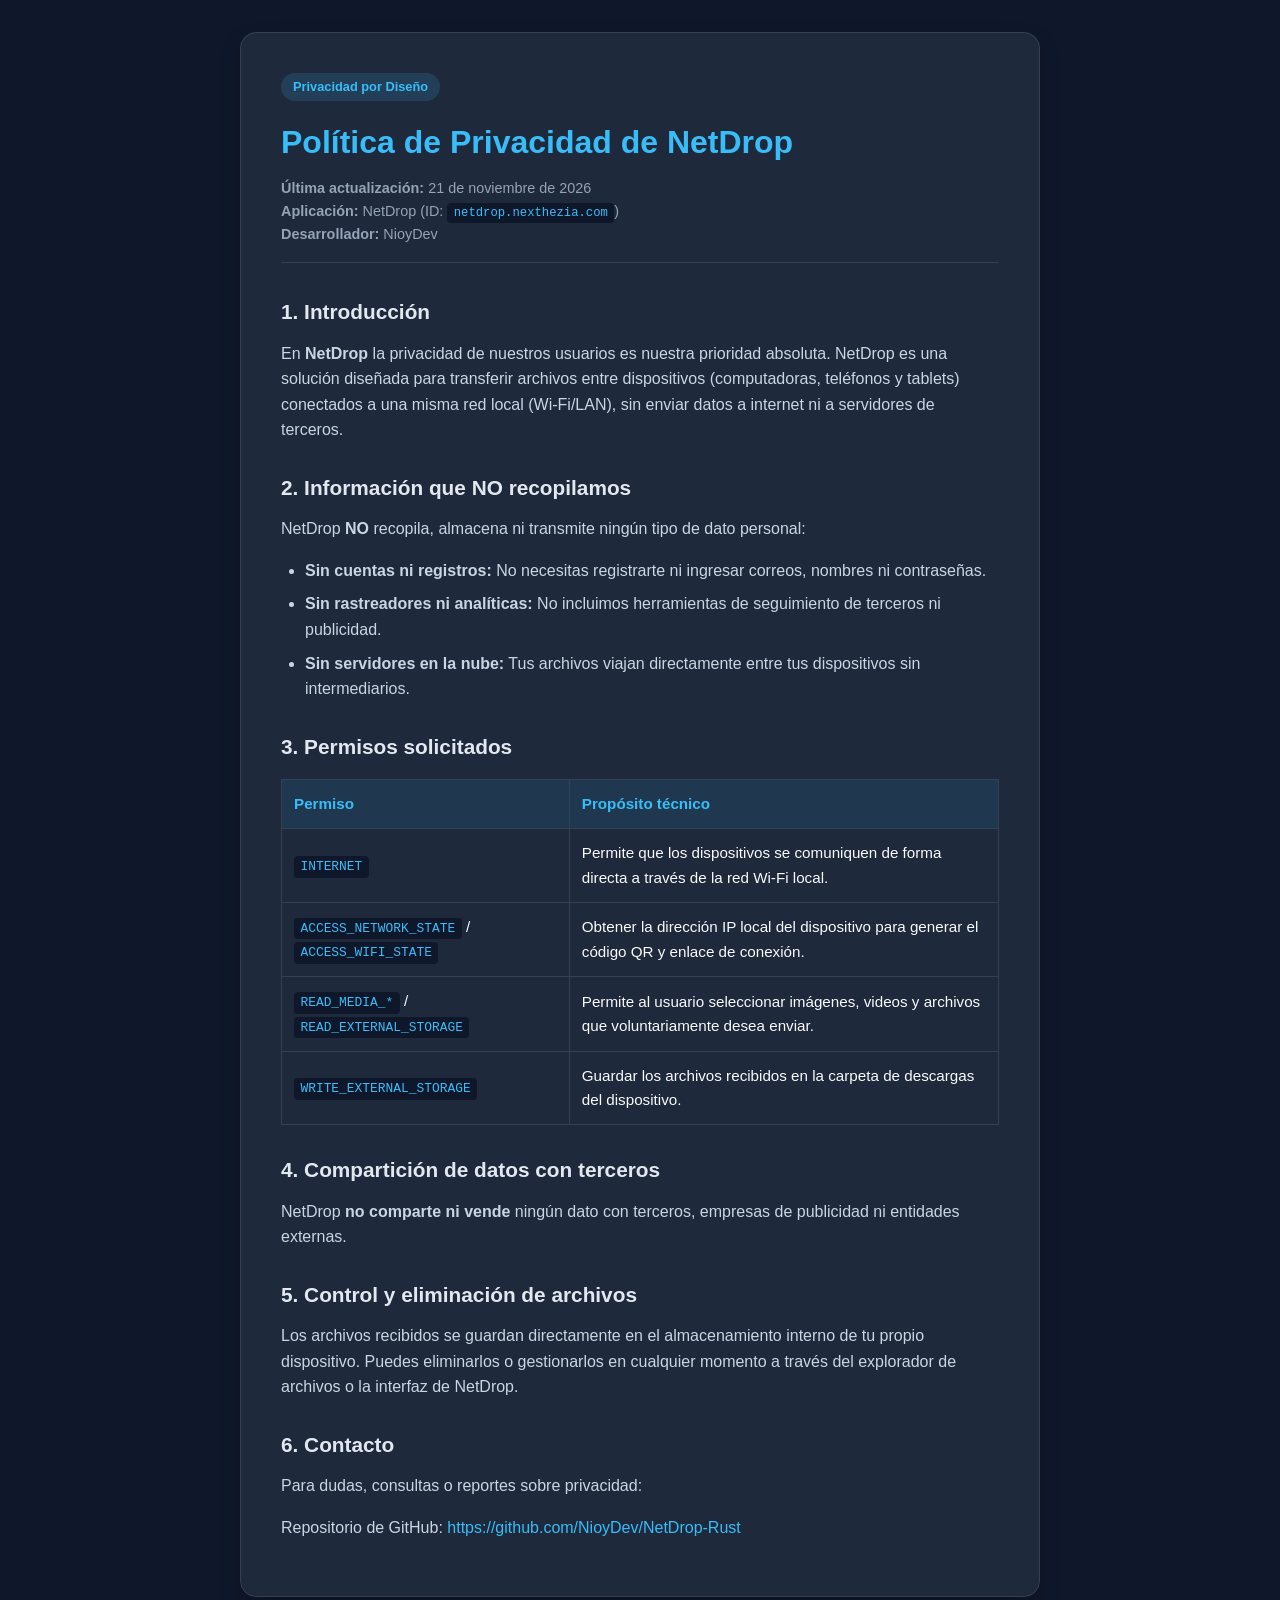
<file: docs/index.html>
<!DOCTYPE html>
<html lang="es">
<head>
  <meta charset="UTF-8">
  <meta name="viewport" content="width=device-width, initial-scale=1.0">
  <title>Política de Privacidad - NetDrop</title>
  <style>
    :root {
      --bg: #0f172a;
      --card-bg: #1e293b;
      --text: #f8fafc;
      --text-muted: #94a3b8;
      --accent: #38bdf8;
      --border: #334155;
    }
    * { box-sizing: border-box; margin: 0; padding: 0; }
    body {
      font-family: -apple-system, BlinkMacSystemFont, "Segoe UI", Roboto, Helvetica, Arial, sans-serif;
      background: var(--bg);
      color: var(--text);
      line-height: 1.6;
      padding: 2rem 1rem;
    }
    .container {
      max-width: 800px;
      margin: 0 auto;
      background: var(--card-bg);
      padding: 2.5rem;
      border-radius: 1rem;
      border: 1px solid var(--border);
      box-shadow: 0 10px 25px -5px rgba(0, 0, 0, 0.3);
    }
    h1 { color: var(--accent); font-size: 2rem; margin-bottom: 0.5rem; }
    .meta { color: var(--text-muted); font-size: 0.9rem; margin-bottom: 2rem; border-bottom: 1px solid var(--border); padding-bottom: 1rem; }
    h2 { color: #e2e8f0; font-size: 1.3rem; margin-top: 1.75rem; margin-bottom: 0.75rem; }
    p, ul { margin-bottom: 1rem; color: #cbd5e1; }
    ul { padding-left: 1.5rem; }
    li { margin-bottom: 0.5rem; }
    table { width: 100%; border-collapse: collapse; margin: 1rem 0; font-size: 0.95rem; }
    th, td { border: 1px solid var(--border); padding: 0.75rem; text-align: left; }
    th { background: rgba(56, 189, 248, 0.1); color: var(--accent); }
    code { background: #0f172a; padding: 0.2rem 0.4rem; border-radius: 0.25rem; font-family: monospace; color: #38bdf8; font-size: 0.85em; }
    a { color: var(--accent); text-decoration: none; }
    a:hover { text-decoration: underline; }
    .badge { display: inline-block; padding: 0.25rem 0.75rem; border-radius: 9999px; background: rgba(56, 189, 248, 0.15); color: var(--accent); font-weight: 600; font-size: 0.8rem; margin-bottom: 1rem; }
  </style>
</head>
<body>
  <div class="container">
    <span class="badge">Privacidad por Diseño</span>
    <h1>Política de Privacidad de NetDrop</h1>
    <div class="meta">
      <strong>Última actualización:</strong> 21 de noviembre de 2026<br>
      <strong>Aplicación:</strong> NetDrop (ID: <code>netdrop.nexthezia.com</code>)<br>
      <strong>Desarrollador:</strong> NioyDev
    </div>

    <h2>1. Introducción</h2>
    <p>En <strong>NetDrop</strong> la privacidad de nuestros usuarios es nuestra prioridad absoluta. NetDrop es una solución diseñada para transferir archivos entre dispositivos (computadoras, teléfonos y tablets) conectados a una misma red local (Wi-Fi/LAN), sin enviar datos a internet ni a servidores de terceros.</p>

    <h2>2. Información que NO recopilamos</h2>
    <p>NetDrop <strong>NO</strong> recopila, almacena ni transmite ningún tipo de dato personal:</p>
    <ul>
      <li><strong>Sin cuentas ni registros:</strong> No necesitas registrarte ni ingresar correos, nombres ni contraseñas.</li>
      <li><strong>Sin rastreadores ni analíticas:</strong> No incluimos herramientas de seguimiento de terceros ni publicidad.</li>
      <li><strong>Sin servidores en la nube:</strong> Tus archivos viajan directamente entre tus dispositivos sin intermediarios.</li>
    </ul>

    <h2>3. Permisos solicitados</h2>
    <table>
      <thead>
        <tr>
          <th>Permiso</th>
          <th>Propósito técnico</th>
        </tr>
      </thead>
      <tbody>
        <tr>
          <td><code>INTERNET</code></td>
          <td>Permite que los dispositivos se comuniquen de forma directa a través de la red Wi-Fi local.</td>
        </tr>
        <tr>
          <td><code>ACCESS_NETWORK_STATE</code> / <code>ACCESS_WIFI_STATE</code></td>
          <td>Obtener la dirección IP local del dispositivo para generar el código QR y enlace de conexión.</td>
        </tr>
        <tr>
          <td><code>READ_MEDIA_*</code> / <code>READ_EXTERNAL_STORAGE</code></td>
          <td>Permite al usuario seleccionar imágenes, videos y archivos que voluntariamente desea enviar.</td>
        </tr>
        <tr>
          <td><code>WRITE_EXTERNAL_STORAGE</code></td>
          <td>Guardar los archivos recibidos en la carpeta de descargas del dispositivo.</td>
        </tr>
      </tbody>
    </table>

    <h2>4. Compartición de datos con terceros</h2>
    <p>NetDrop <strong>no comparte ni vende</strong> ningún dato con terceros, empresas de publicidad ni entidades externas.</p>

    <h2>5. Control y eliminación de archivos</h2>
    <p>Los archivos recibidos se guardan directamente en el almacenamiento interno de tu propio dispositivo. Puedes eliminarlos o gestionarlos en cualquier momento a través del explorador de archivos o la interfaz de NetDrop.</p>

    <h2>6. Contacto</h2>
    <p>Para dudas, consultas o reportes sobre privacidad:</p>
    <p>Repositorio de GitHub: <a href="https://github.com/NioyDev/NetDrop-Rust" target="_blank">https://github.com/NioyDev/NetDrop-Rust</a></p>
  </div>
</body>
</html>
</file>
